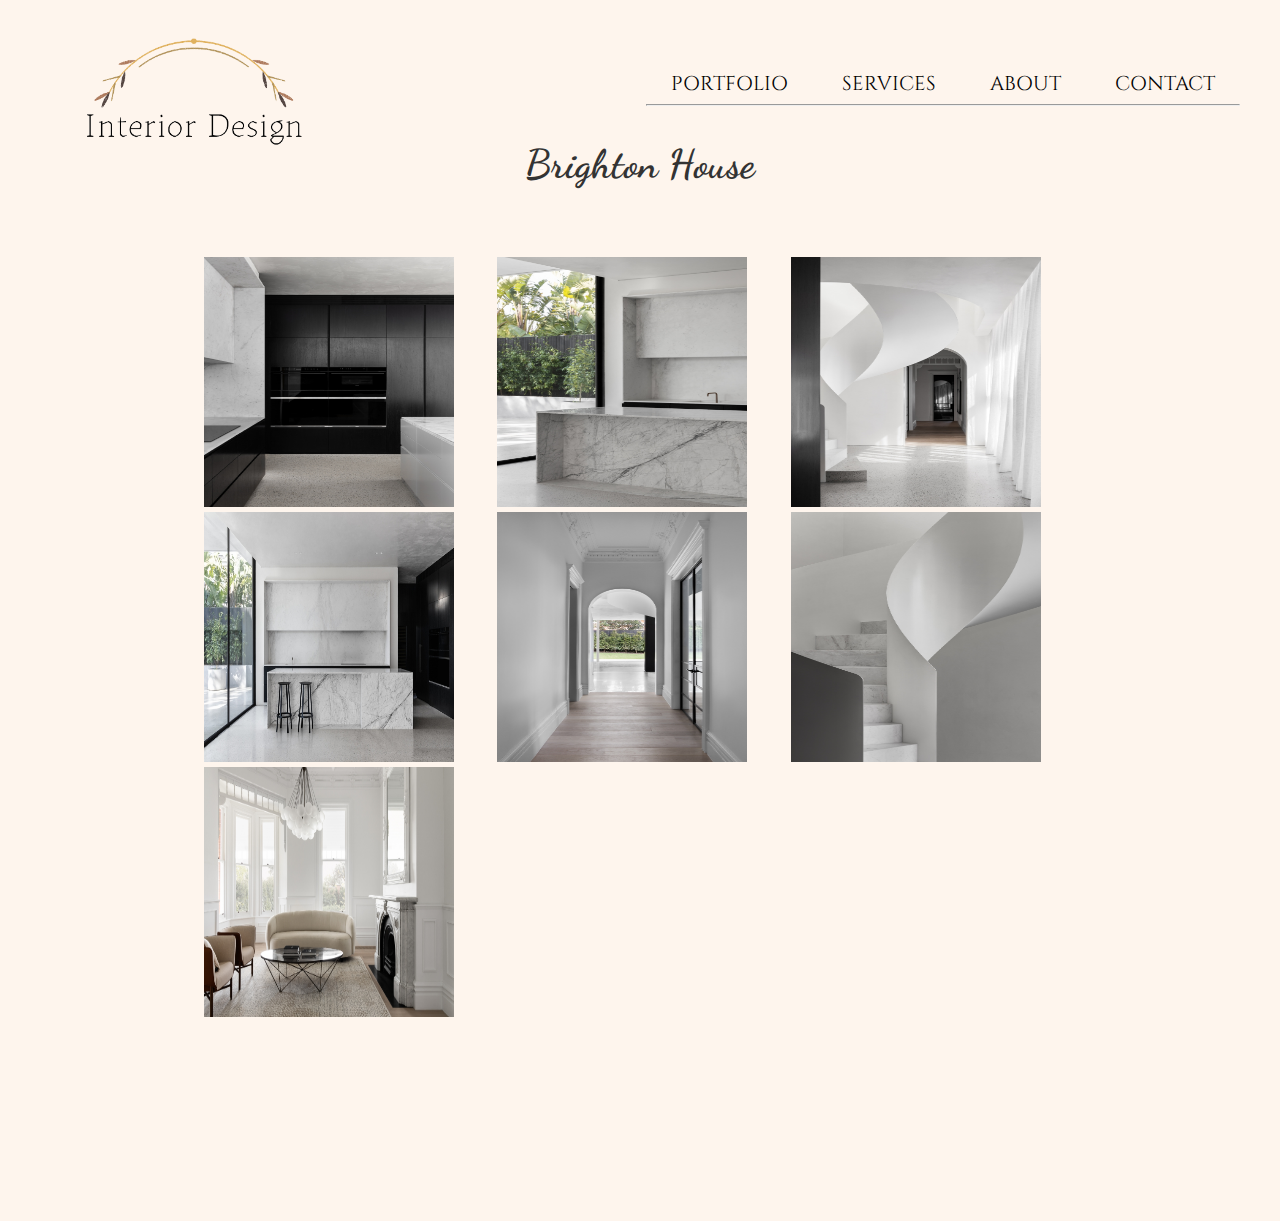
<file: Brighton.html>
<!DOCTYPE html>
<html lang="en">
<head>
    <meta charset="UTF-8">
    <meta name="viewport" content="width=device-width, initial-scale=1, shrink-to-fit=no">
    <meta name="viewport" content="initial-scale=1">
    <link rel="stylesheet" href="webpf.css">
    <link rel="shortcut icon" href="img/logo.png" type="image/png">
    <link rel="preconnect" href="https://fonts.googleapis.com/">
    <link rel="preconnect" href="https://fonts.gstatic.com/" crossorigin="">
    <link href="https://fonts.googleapis.com/css2?family=Cinzel&family=Dancing+Script:wght@600&family=Unna&display=swap" rel="stylesheet">
    <title>Brighton House</title>


</head>
<body>
<header class="header">
    <div class="container">
        <div class="header__inner">
            <div class="logo">
                <a href="index.html">
                    <img src="imgpf/logo.png" alt="">
                </a>
            </div>
            <nav class="nav">
                <a class="nav__link" href="portfolio1.html">PORTFOLIO</a>
                <a class="nav__link" href="services.html">SERVICES</a>
                <a class="nav__link" href="index.html#story">ABOUT</a>
                <a class="nav__link" href="contacts.html">CONTACT</a>
                <hr>
            </nav>
        </div>
    </div>
</header>
<div class="name">
    <h1>Brighton House</h1>
</div>
<div class="row">
    <div class="column">
        <img src="imgpf/Brighton-1.jpg" alt="" class="image">
        <img src="imgpf/Brighton-2.jpg" alt="" class="image">
        <img src="imgpf/Brighton-7.jpg" alt="" class="image">
    </div>
    <div class="column">
        <img src="imgpf/Brighton-3.jpg" alt="" class="image">
        <img src="imgpf/Brighton-5.jpg" alt="" class="image">
    </div>
    <div class="column">
        <img src="imgpf/Brighton-4.jpg" alt="" class="image">
        <img src="imgpf/Brighton-6.jpg" alt="" class="image">

    </div>
</div>
</body>
</html>
</file>
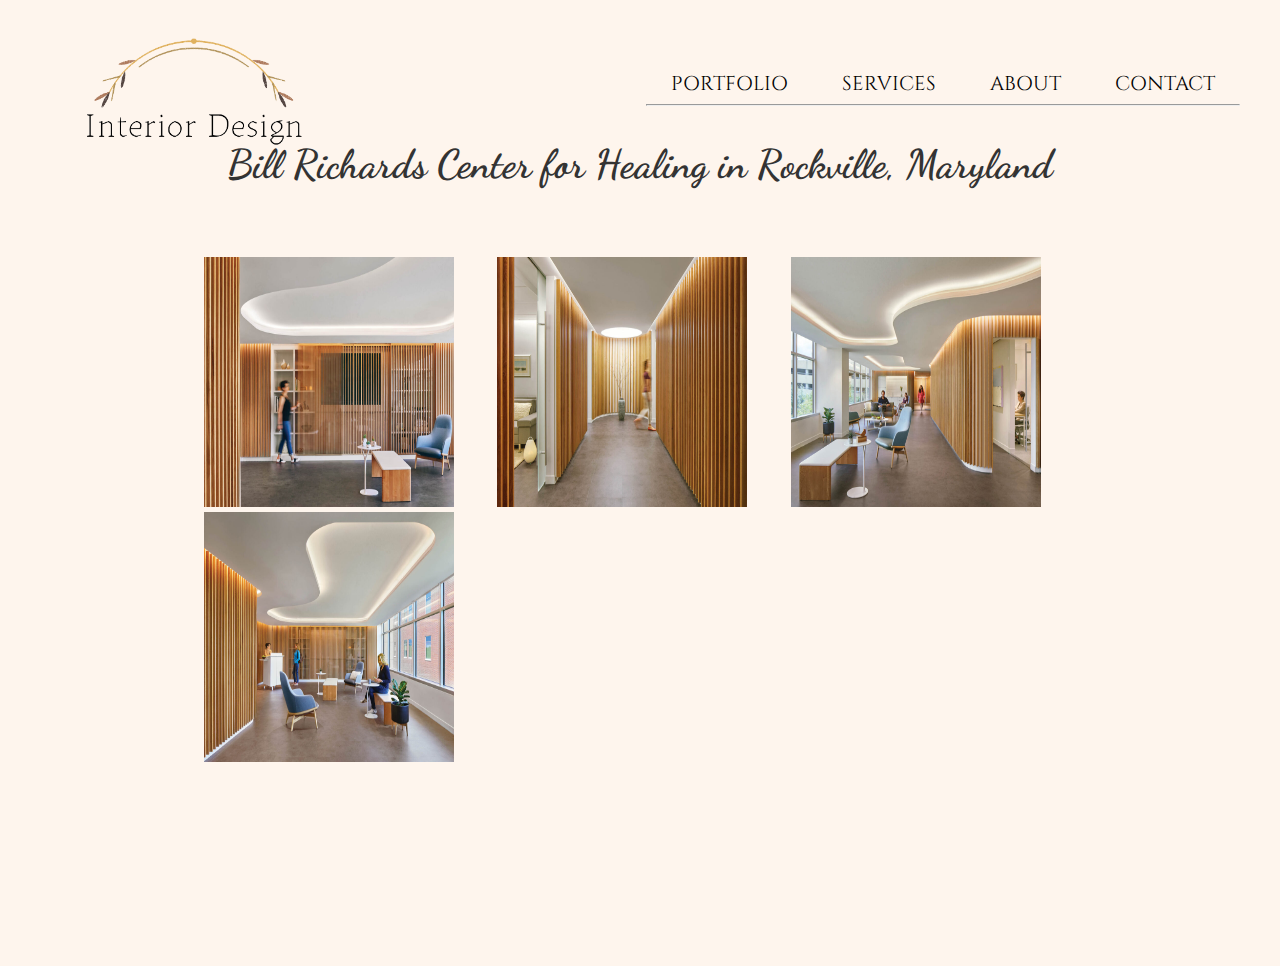
<file: Center for healing.html>
<!DOCTYPE html>
<html lang="en">
<head>
    <meta charset="UTF-8">
    <meta name="viewport" content="width=device-width, initial-scale=1, shrink-to-fit=no">
    <meta name="viewport" content="initial-scale=1">
    <link rel="stylesheet" href="webpf.css">
    <link rel="shortcut icon" href="img/logo.png" type="image/png">
    <link rel="preconnect" href="https://fonts.googleapis.com/">
    <link rel="preconnect" href="https://fonts.gstatic.com/" crossorigin="">
    <link href="https://fonts.googleapis.com/css2?family=Cinzel&family=Dancing+Script:wght@600&family=Unna&display=swap" rel="stylesheet">
    <title>Center for Healing</title>


</head>
<body>
<header class="header">
    <div class="container">
        <div class="header__inner">
            <div class="logo">
                <a href="index.html">
                    <img src="imgpf/logo.png" alt="">
                </a>
            </div>
            <nav class="nav">
                <a class="nav__link" href="portfolio1.html">PORTFOLIO</a>
                <a class="nav__link" href="services.html">SERVICES</a>
                <a class="nav__link" href="index.html#story">ABOUT</a>
                <a class="nav__link" href="contacts.html">CONTACT</a>
                <hr>
            </nav>
        </div>
    </div>
</header>
<div class="name">
 <h1>Bill Richards Center for Healing in Rockville, Maryland</h1>
</div>
<div class="row">
    <div class="column">
        <img src="imgpf/Center-for-Healing-1.jpg" alt="" class="image">
        <img src="imgpf/Center-for-Healing-2.jpg" alt="" class="image">
    </div>
    <div class="column">
        <img src="imgpf/Center-for-Healing-3.jpg" alt="" class="image">
    </div>
    <div class="column">
        <img src="imgpf/Center-for-Healing-4.jpg" alt="" class="image">
    </div>
</div>
</body>
</html>
</file>
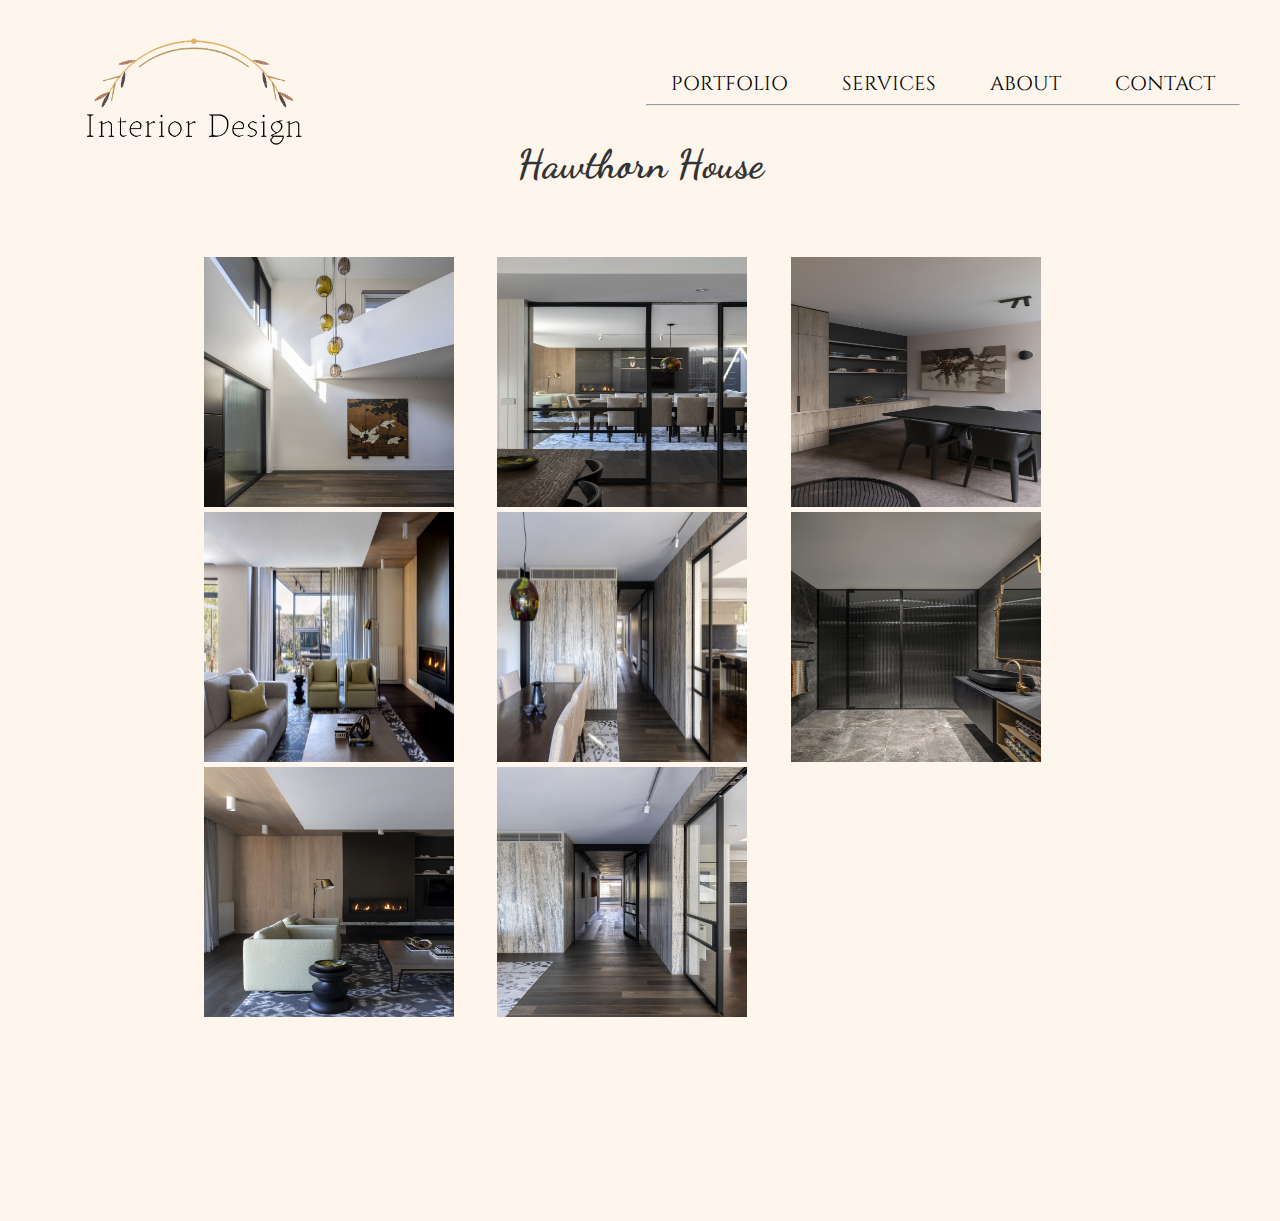
<file: Hawthorn.html>
<!DOCTYPE html>
<html lang="en">
<head>
    <meta charset="UTF-8">
    <meta name="viewport" content="width=device-width, initial-scale=1, shrink-to-fit=no">
    <meta name="viewport" content="initial-scale=1">
    <link rel="stylesheet" href="webpf.css">
    <link rel="shortcut icon" href="img/logo.png" type="image/png">
    <link rel="preconnect" href="https://fonts.googleapis.com/">
    <link rel="preconnect" href="https://fonts.gstatic.com/" crossorigin="">
    <link href="https://fonts.googleapis.com/css2?family=Cinzel&family=Dancing+Script:wght@600&family=Unna&display=swap" rel="stylesheet">
    <title>Hawthorn House</title>


</head>
<body>
<header class="header">
    <div class="container">
        <div class="header__inner">
            <div class="logo">
                <a href="index.html">
                    <img src="imgpf/logo.png" alt="">
                </a>
            </div>
            <nav class="nav">
                <a class="nav__link" href="portfolio1.html">PORTFOLIO</a>
                <a class="nav__link" href="services.html">SERVICES</a>
                <a class="nav__link" href="index.html#story">ABOUT</a>
                <a class="nav__link" href="contacts.html">CONTACT</a>
                <hr>
            </nav>
        </div>
    </div>
</header>
<div class="name">
    <h1>Hawthorn House</h1>
</div>
<div class="row">
    <div class="column">
        <img src="imgpf/Hawthorn-1.jpg" alt="" class="image">
        <img src="imgpf/Hawthorn-2.jpg" alt="" class="image">
        <img src="imgpf/Hawthorn-3.jpg" alt="" class="image">
    </div>
    <div class="column">
        <img src="imgpf/Hawthorn-4.jpg" alt="" class="image">
        <img src="imgpf/Hawthorn-5.jpg" alt="" class="image">
        <img src="imgpf/Hawthorn-6.jpg" alt="" class="image">
    </div>
    <div class="column">
        <img src="imgpf/Hawthorn-7.jpg" alt="" class="image">
        <img src="imgpf/Hawthorn-8.jpg" alt="" class="image">

    </div>
</div>
</body>
</html>
</file>
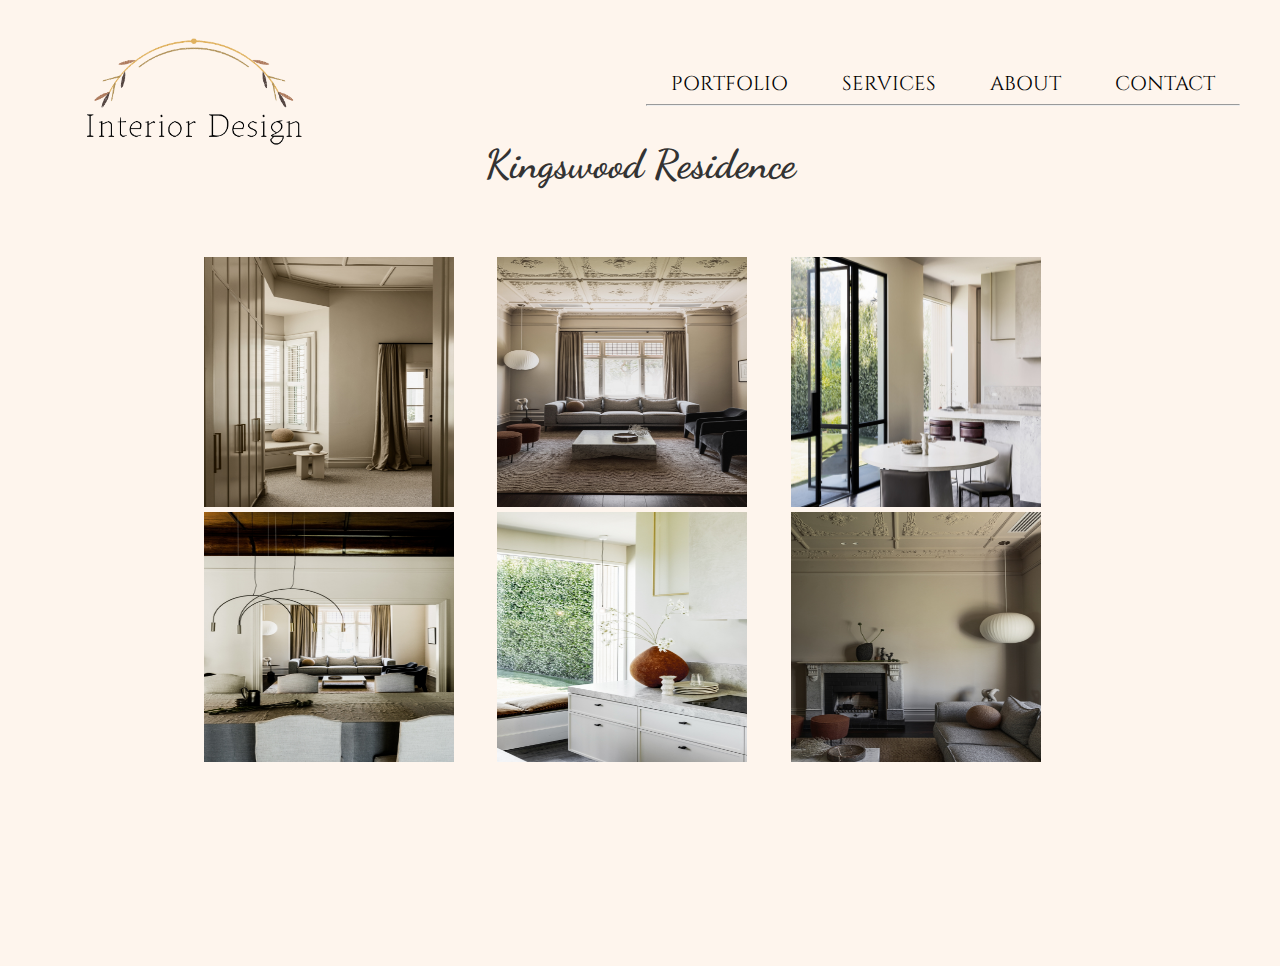
<file: Kingswood.html>
<!DOCTYPE html>
<html lang="en">
<head>
    <meta charset="UTF-8">
    <meta name="viewport" content="width=device-width, initial-scale=1, shrink-to-fit=no">
    <meta name="viewport" content="initial-scale=1">
    <link rel="stylesheet" href="webpf.css">
    <link rel="shortcut icon" href="img/logo.png" type="image/png">
    <link rel="preconnect" href="https://fonts.googleapis.com/">
    <link rel="preconnect" href="https://fonts.gstatic.com/" crossorigin="">
    <link href="https://fonts.googleapis.com/css2?family=Cinzel&family=Dancing+Script:wght@600&family=Unna&display=swap" rel="stylesheet">
    <title>Kingswood Residence</title>


</head>
<body>
<header class="header">
    <div class="container">
        <div class="header__inner">
            <div class="logo">
                <a href="index.html">
                    <img src="imgpf/logo.png" alt="">
                </a>
            </div>
            <nav class="nav">
                <a class="nav__link" href="portfolio1.html">PORTFOLIO</a>
                <a class="nav__link" href="services.html">SERVICES</a>
                <a class="nav__link" href="index.html#story">ABOUT</a>
                <a class="nav__link" href="contacts.html">CONTACT</a>
                <hr>
            </nav>
        </div>
    </div>
</header>
<div class="name">
    <h1>Kingswood Residence</h1>
</div>
<div class="row">
    <div class="column">
        <img src="imgpf/Kingswood-1.jpeg" alt="" class="image">
        <img src="imgpf/Kingswood-2.jpeg" alt="" class="image">
    </div>
    <div class="column">
        <img src="imgpf/Kingswood-3.jpeg" alt="" class="image">
        <img src="imgpf/Kingswood-4.jpeg" alt="" class="image">
    </div>
    <div class="column">
        <img src="imgpf/Kingswood-5.jpeg" alt="" class="image">
        <img src="imgpf/Kingswood-6.jpeg" alt="" class="image">

    </div>
</div>
</body>
</html>
</file>
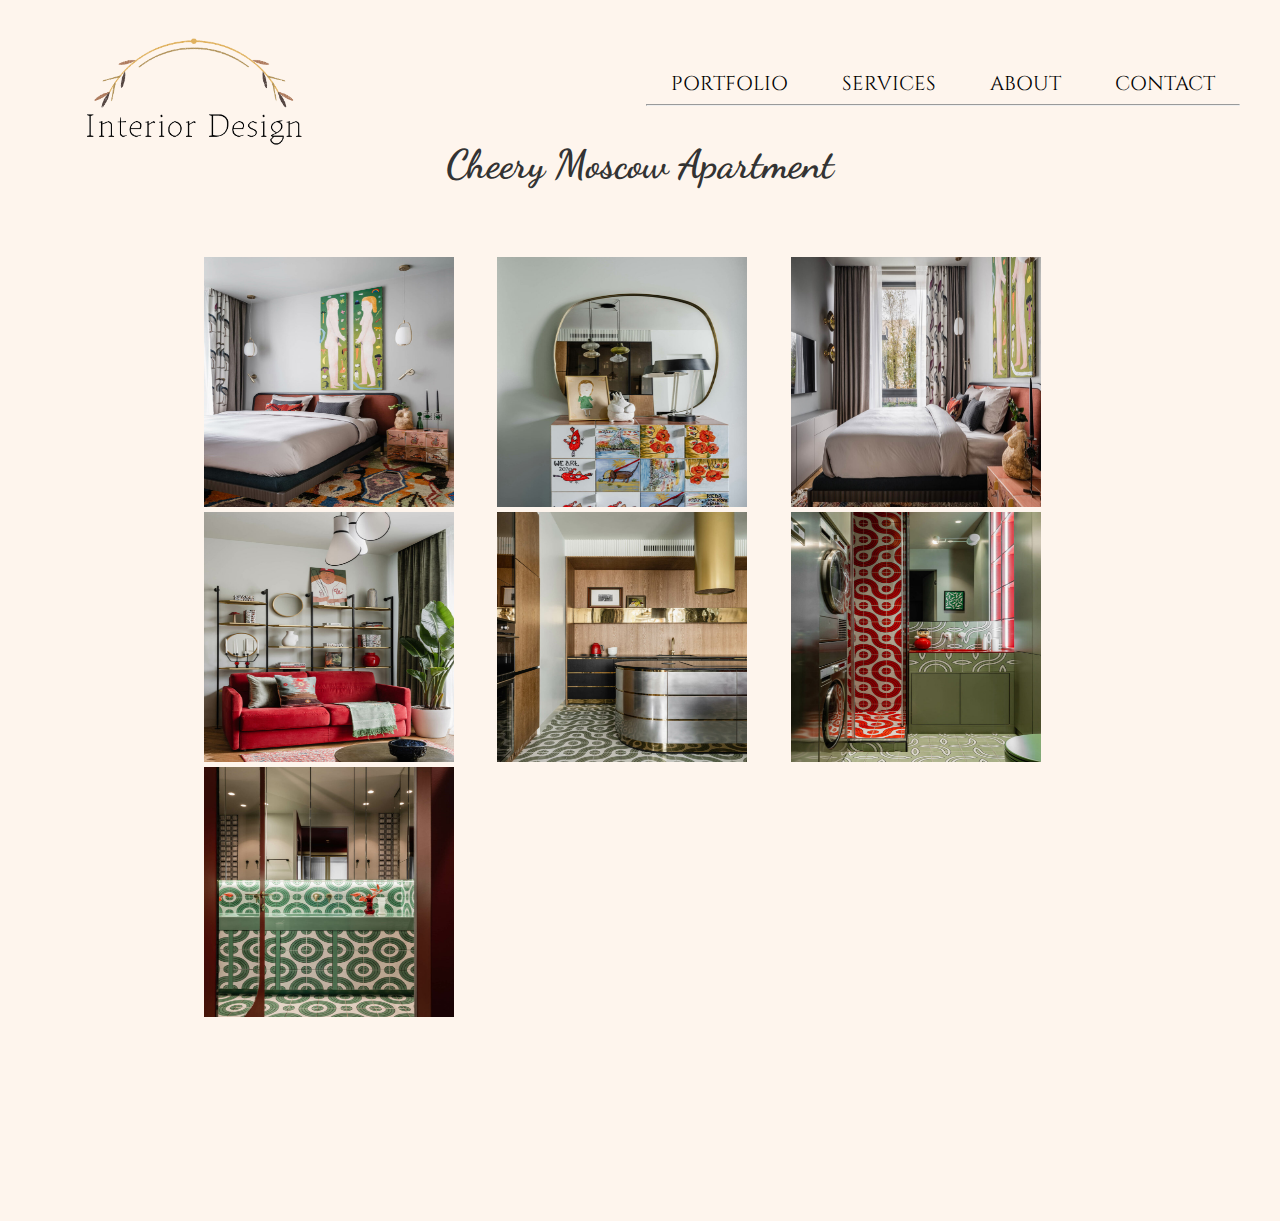
<file: Moscow.html>
<!DOCTYPE html>
<html lang="en">
<head>
    <meta charset="UTF-8">
    <meta name="viewport" content="width=device-width, initial-scale=1, shrink-to-fit=no">
    <meta name="viewport" content="initial-scale=1">
    <link rel="stylesheet" href="webpf.css">
    <link rel="shortcut icon" href="img/logo.png" type="image/png">
    <link rel="preconnect" href="https://fonts.googleapis.com/">
    <link rel="preconnect" href="https://fonts.gstatic.com/" crossorigin="">
    <link href="https://fonts.googleapis.com/css2?family=Cinzel&family=Dancing+Script:wght@600&family=Unna&display=swap" rel="stylesheet">
    <title>Cheery Moscow Apartment</title>


</head>
<body>
<header class="header">
    <div class="container">
        <div class="header__inner">
            <div class="logo">
                <a href="index.html">
                    <img src="imgpf/logo.png" alt="">
                </a>
            </div>
            <nav class="nav">
                <a class="nav__link" href="portfolio1.html">PORTFOLIO</a>
                <a class="nav__link" href="services.html">SERVICES</a>
                <a class="nav__link" href="index.html#story">ABOUT</a>
                <a class="nav__link" href="contacts.html">CONTACT</a>
                <hr>
            </nav>
        </div>
    </div>
</header>
<div class="name">
    <h1>Cheery Moscow Apartment</h1>
</div>
<div class="row">
    <div class="column">
        <img src="imgpf/Moscow-1.jpg" alt="" class="image">
        <img src="imgpf/Moscow-4.jpg" alt="" class="image">
        <img src="imgpf/Moscow-3.jpg" alt="" class="image">
    </div>
    <div class="column">
        <img src="imgpf/Moscow-6.jpg" alt="" class="image">
        <img src="imgpf/Moscow-5.jpg" alt="" class="image">
    </div>
    <div class="column">
        <img src="imgpf/Moscow-2.jpg" alt="" class="image">
        <img src="imgpf/Moscow-7.jpg" alt="" class="image">
    </div>
</div>
</body>
</html>
</file>
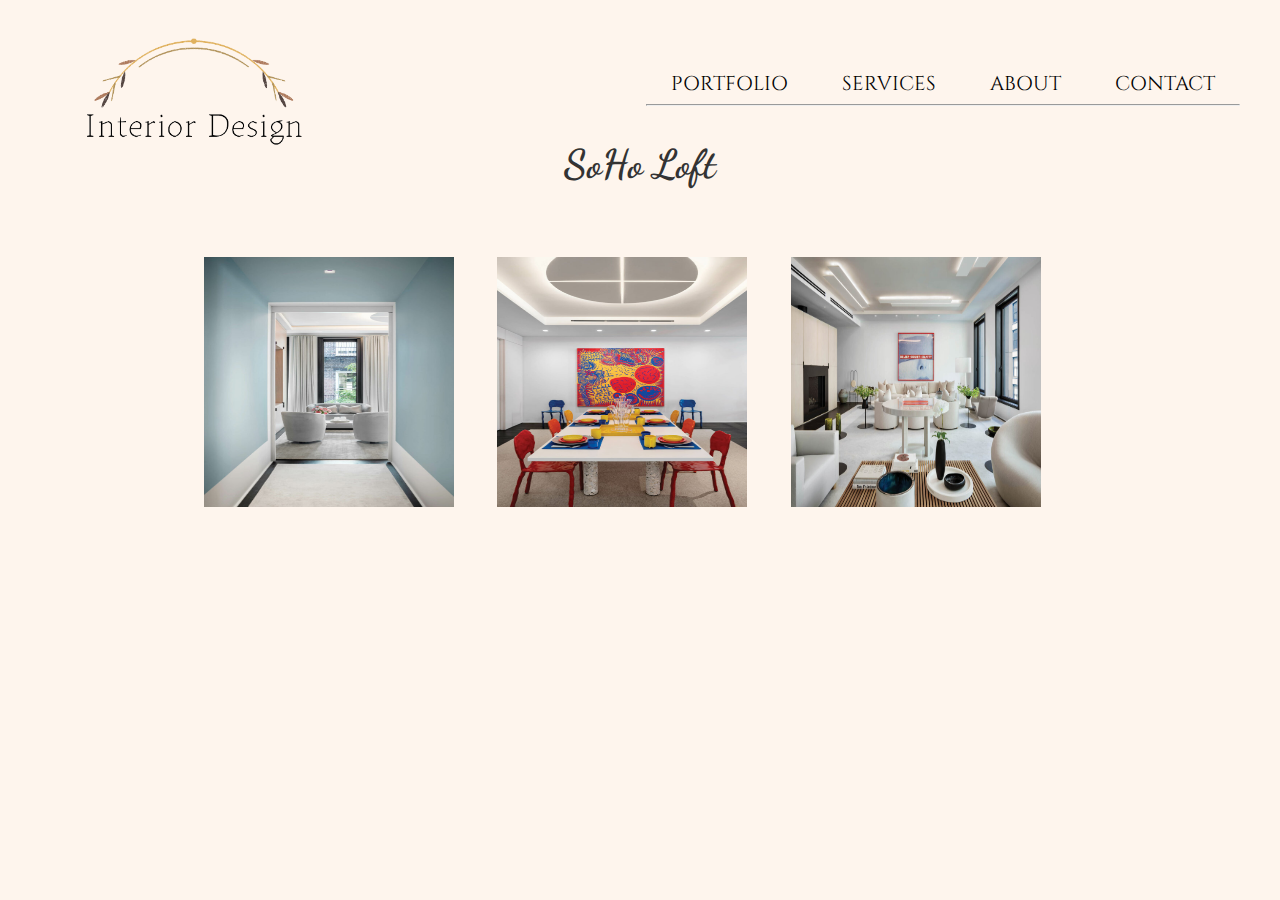
<file: New York.html>
<!DOCTYPE html>
<html lang="en">
<head>
    <meta charset="UTF-8">
    <meta name="viewport" content="width=device-width, initial-scale=1, shrink-to-fit=no">
    <meta name="viewport" content="initial-scale=1">
    <link rel="stylesheet" href="webpf.css">
    <link rel="shortcut icon" href="img/logo.png" type="image/png">
    <link rel="preconnect" href="https://fonts.googleapis.com/">
    <link rel="preconnect" href="https://fonts.gstatic.com/" crossorigin="">
    <link href="https://fonts.googleapis.com/css2?family=Cinzel&family=Dancing+Script:wght@600&family=Unna&display=swap" rel="stylesheet">
    <title>SoHo Loft</title>


</head>
<body>
<header class="header">
    <div class="container">
        <div class="header__inner">
            <div class="logo">
                <a href="index.html">
                    <img src="imgpf/logo.png" alt="">
                </a>
            </div>
            <nav class="nav">
                <a class="nav__link" href="portfolio1.html">PORTFOLIO</a>
                <a class="nav__link" href="services.html">SERVICES</a>
                <a class="nav__link" href="index.html#story">ABOUT</a>
                <a class="nav__link" href="contacts.html">CONTACT</a>
                <hr>
            </nav>
        </div>
    </div>
</header>
<div class="name">
    <h1>SoHo Loft</h1>
</div>
<div class="row">
    <div class="column">
        <img src="imgpf/Interior-Design-Shelton-Mindel-New-York-1.jpg" alt="" class="image">
    </div>
    <div class="column">
        <img src="imgpf/Interior-Design-Shelton-Mindel-New-York-2.jpg" alt="" class="image">
    </div>
    <div class="column">
        <img src="imgpf/Interior-Design-Shelton-Mindel-New-York-3.jpg" alt="" class="image">
    </div>
</div>
</body>
</html>
</file>
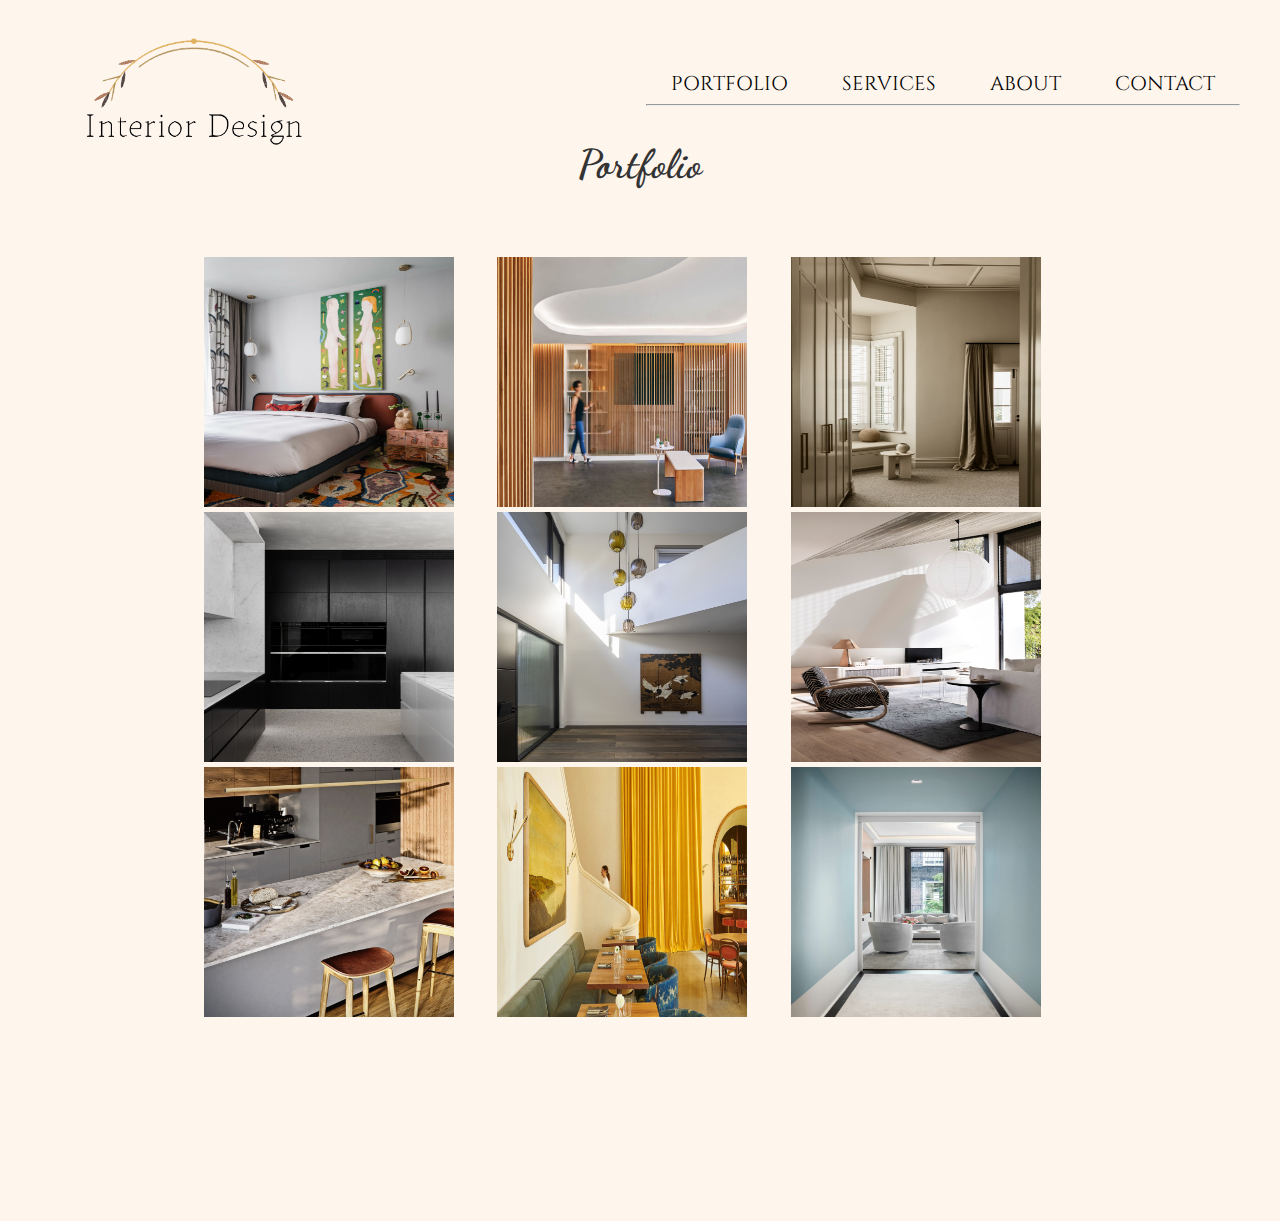
<file: portfolio1.html>
<!DOCTYPE html>
<html lang="en">
<head>
    <meta charset="UTF-8">
    <meta name="viewport" content="width=device-width, initial-scale=1, shrink-to-fit=no">
    <meta name="viewport" content="initial-scale=1">
    <link rel="stylesheet" href="webpf.css">
    <link rel="shortcut icon" href="img/logo.png" type="image/png">
    <link rel="preconnect" href="https://fonts.googleapis.com/">
    <link rel="preconnect" href="https://fonts.gstatic.com/" crossorigin="">
    <link href="https://fonts.googleapis.com/css2?family=Cinzel&family=Dancing+Script:wght@600&family=Unna&display=swap" rel="stylesheet">
    <title>Portfolio</title>


</head>
<body>
<header class="header">
    <div class="container">
        <div class="header__inner">
            <div class="logo">
                <a href="index.html">
                    <img src="imgpf/logo.png" alt="">
                </a>
            </div>
            <nav class="nav">
                <a class="nav__link" href="portfolio1.html">PORTFOLIO</a>
                <a class="nav__link" href="services.html">SERVICES</a>
                <a class="nav__link" href="index.html#story">ABOUT</a>
                <a class="nav__link" href="contacts.html">CONTACT</a>
                <hr>
            </nav>
        </div>
    </div>
</header>
<div class="name">
    <h1>Portfolio</h1>
</div>
<div class="row">
    <div class="column">
        <div class="container">
            <a href="Moscow.html">
            <img src="imgpf/Moscow-1.jpg" alt="" class="image">
            <div class="overlay">
                <div class="text">Cheery Moscow Apartment</div>
            </div>
            </a>
        </div>
        <div class="container">
            <a href="Brighton.html">
            <img src="imgpf/Brighton-1.jpg" alt="" class="image">
            <div class="overlay">
                <div class="text">Brighton House</div>
            </div>
            </a>
        </div>
        <div class="container">
            <a href="Preston.html">
            <img src="imgpf/Preston-1.jpeg" alt="" class="image">
            <div class="overlay">
                <div class="text">Preston Townhouse</div>
            </div>
            </a>
        </div>
    </div>
    <div class="column">
        <div class="container">
            <a href="Center%20for%20healing.html">
            <img src="imgpf/Center-for-Healing-1.jpg" alt="" class="image">
            <div class="overlay">
                <div class="text">Bill Richards Center for Healing in Rockville, Maryland</div>
            </div>
            </a>
        </div>
        <div class="container">
            <a href="Hawthorn.html">
            <img src="imgpf/Hawthorn-1.jpg" alt="" class="image">
            <div class="overlay">
                <div class="text">Hawthorn House</div>
            </div>
            </a>
        </div>
        <div class="container">
            <a href="Vakili.html">
            <img src="imgpf/Interior-Design-Commune-Forough-Vakili-1.jpg" alt="" class="image">
            <div class="overlay">
                <div class="text">New Restaurant from a Chef’s Memories in Atlanta</div>
            </div>
            </a>
        </div>
    </div>
    <div class="column">
        <div class="container">
            <a href="Kingswood.html">
            <img src="imgpf/Kingswood-1.jpeg" alt="" class="image">
            <div class="overlay">
                <div class="text">Kingswood Residence</div>
            </div>
            </a>
        </div>
        <div class="container">
            <a href="Triplex.html">
            <img src="imgpf/Triplex-1.jpg" alt="" class="image">
            <div class="overlay">
                <div class="text">Triplex Apartment</div>
            </div>
            </a>
        </div>
        <div class="container">
            <a href="New%20York.html">
            <img src="imgpf/Interior-Design-Shelton-Mindel-New-York-1.jpg" alt="" class="image">
            <div class="overlay">
                <div class="text">SoHo Loft, New York</div>
            </div>
            </a>
        </div>
    </div>
</div>
</body>
</html>
</file>
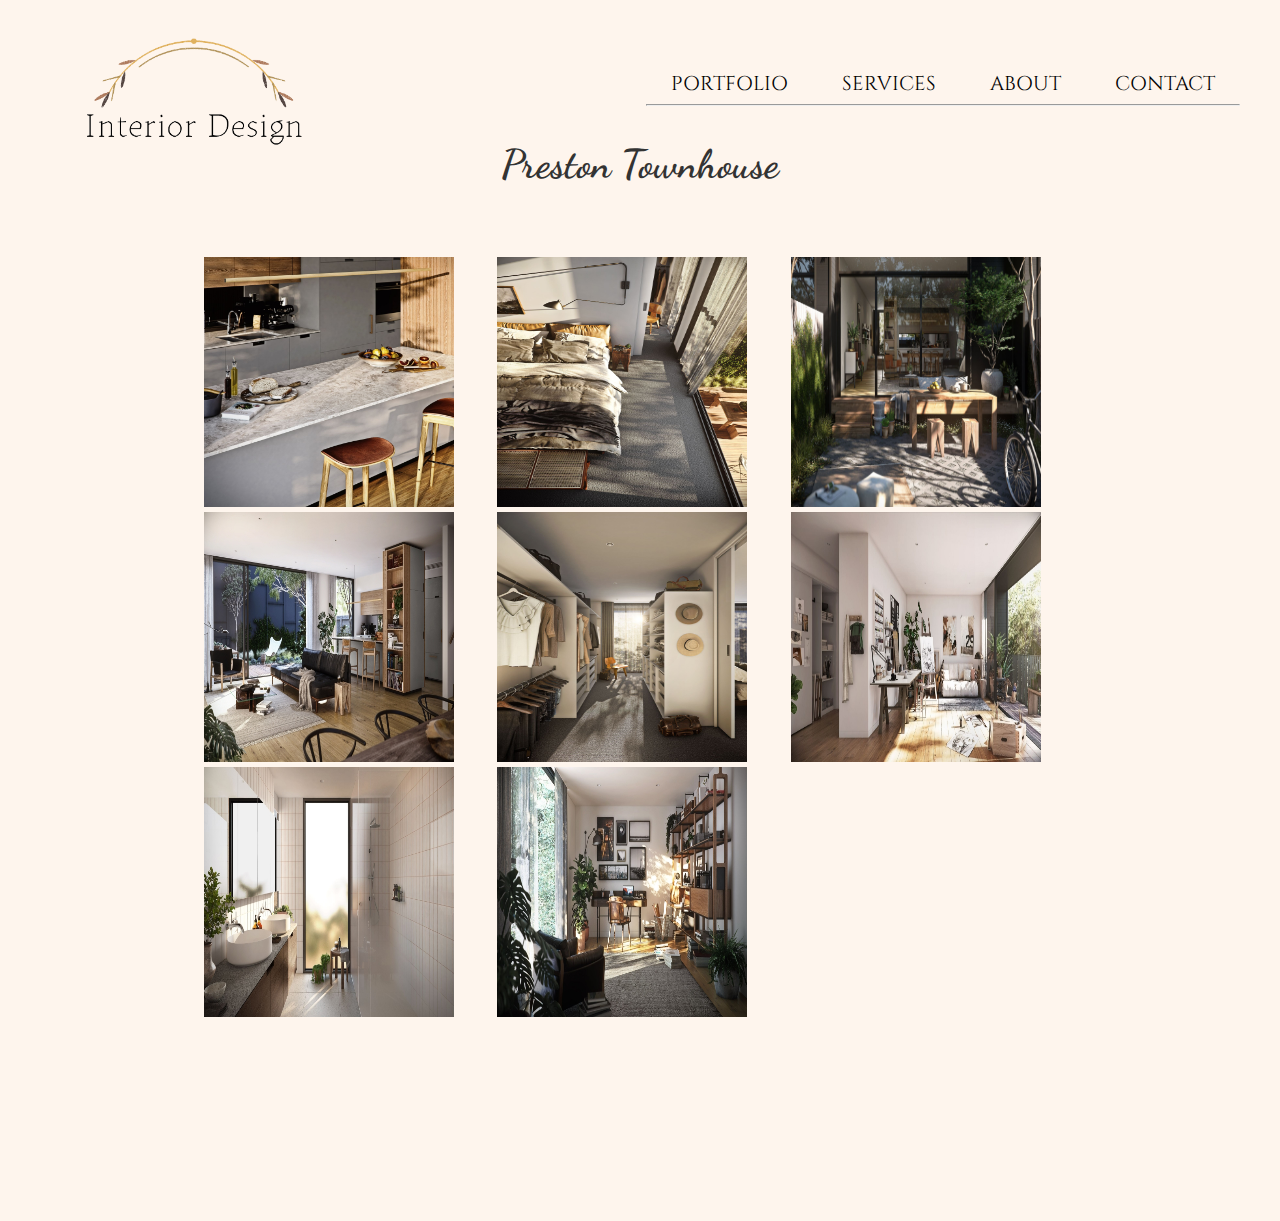
<file: Preston.html>
<!DOCTYPE html>
<html lang="en">
<head>
    <meta charset="UTF-8">
    <meta name="viewport" content="width=device-width, initial-scale=1, shrink-to-fit=no">
    <meta name="viewport" content="initial-scale=1">
    <link rel="stylesheet" href="webpf.css">
    <link rel="shortcut icon" href="img/logo.png" type="image/png">
    <link rel="preconnect" href="https://fonts.googleapis.com/">
    <link rel="preconnect" href="https://fonts.gstatic.com/" crossorigin="">
    <link href="https://fonts.googleapis.com/css2?family=Cinzel&family=Dancing+Script:wght@600&family=Unna&display=swap" rel="stylesheet">
    <title>Preston Townhouse</title>


</head>
<body>
<header class="header">
    <div class="container">
        <div class="header__inner">
            <div class="logo">
                <a href="index.html">
                    <img src="imgpf/logo.png" alt="">
                </a>
            </div>
            <nav class="nav">
                <a class="nav__link" href="portfolio1.html">PORTFOLIO</a>
                <a class="nav__link" href="services.html">SERVICES</a>
                <a class="nav__link" href="index.html#story">ABOUT</a>
                <a class="nav__link" href="contacts.html">CONTACT</a>
                <hr>
            </nav>
        </div>
    </div>
</header>
<div class="name">
    <h1>Preston Townhouse</h1>
</div>
<div class="row">
    <div class="column">
        <img src="imgpf/Preston-1.jpeg" alt="" class="image">
        <img src="imgpf/Preston-2.jpeg" alt="" class="image">
        <img src="imgpf/Preston-3.jpeg" alt="" class="image">
    </div>
    <div class="column">
        <img src="imgpf/Preston-4.jpeg" alt="" class="image">
        <img src="imgpf/Preston-5.jpeg" alt="" class="image">
        <img src="imgpf/Preston-6.jpeg" alt="" class="image">
    </div>
    <div class="column">
        <img src="imgpf/Preston-7.jpeg" alt="" class="image">
        <img src="imgpf/Preston-8.jpeg" alt="" class="image">

    </div>
</div>
</body>
</html>
</file>
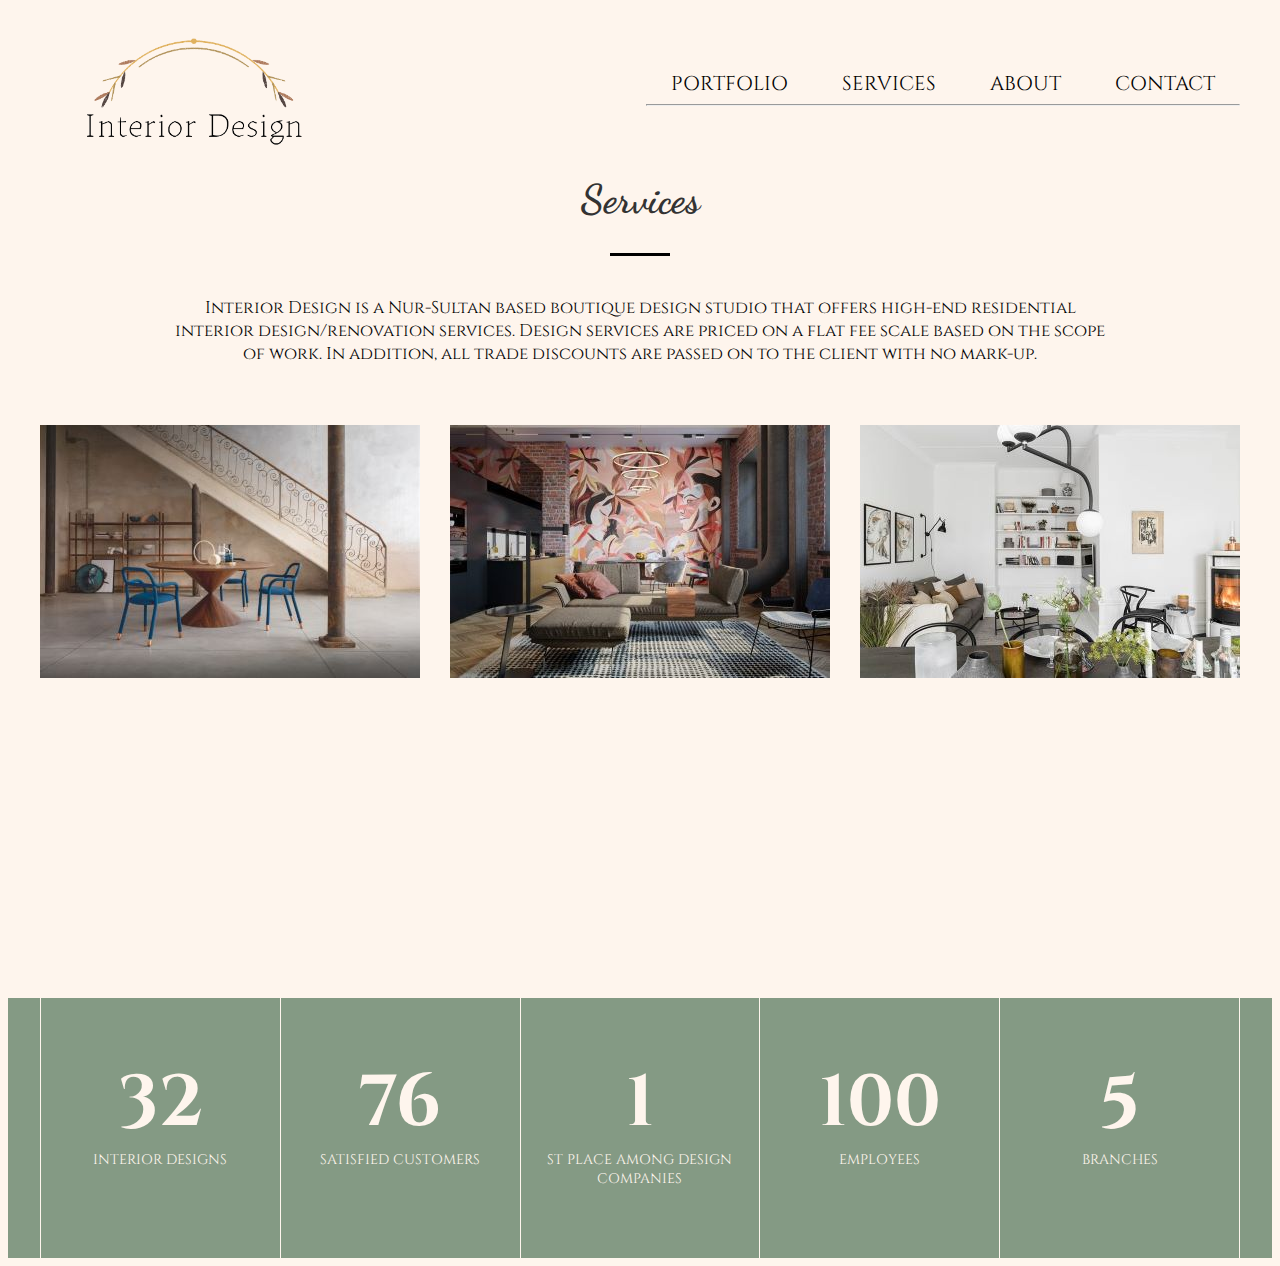
<file: services.html>
<!DOCTYPE html>
<html lang="en">
<head>
    <meta charset="UTF-8">
    <link rel="stylesheet" href="web.css">
    <link rel="preconnect" href="https://fonts.googleapis.com">
    <link rel="preconnect" href="https://fonts.gstatic.com" crossorigin>
    <link href="https://fonts.googleapis.com/css2?family=Cinzel&family=Dancing+Script:wght@600&family=Unna&display=swap" rel="stylesheet">
    <title>Interior Design</title>


</head>
<body>
<header class="header">
    <div class="container">
     <div class="header__inner">
        <div class="logo">
            <a href="index.html">
                <img src="img/logo.png" alt="">
            </a>
        </div>
        <nav class="nav">
            <a class="nav__link" href="portfolio1.html">PORTFOLIO</a>
            <a class="nav__link" href="services.html">SERVICES</a>
            <a class="nav__link" href="index.html#story">ABOUT</a>
            <a class="nav__link" href="contacts.html">CONTACT</a>
            <hr>
        </nav>
     </div>
    </div>
    <section class="section">
    <div class="container">
        <div class="section__header">
            <h2 class="section__title">Services</h2>
            <div class="section__text">
                <br>
                <p> Interior Design is a Nur-Sultan based boutique design studio that offers high-end residential interior design/renovation services. Design services are priced on a flat fee scale based on the scope of work. In addition, all trade discounts are passed on to the client with no mark-up.</p>
            </div>
        </div>
        <div class="about">
            <div class="about__item">
                <div class="about__img">
                    <img src="img/about-1.jpg" alt="">
                </div>
                <div class="about__text">the best designs</div>
            </div>
            <div class="about__item">
                <div class="about__img">
                <img src="img/about-2.jpg" alt="">
            </div>
                <div class="about__text">professional team</div>
            </div>
            <div class="about__item">
                <div class="about__img">
                <img src="img/about-3.jpg" alt="">
            </div>
                <div class="about__text">fast work</div>
            </div>
        </div>
    </div>
    </section>
</header>
<div class="intro">
   <div class="container">

   </div>
</div>
<div class="statistics">
    <div class="container">

        <div class="stat">
            <div class="stat__item">
                <div class="stat__count">32</div>
                <div class="stat__text">interior designs</div>
            </div>
            <div class="stat__item">
                <div class="stat__count">76</div>
                <div class="stat__text">satisfied customers</div>
            </div>
            <div class="stat__item">
                <div class="stat__count">1</div>
                <div class="stat__text">st place among design companies</div>
            </div>
            <div class="stat__item">
                <div class="stat__count">100</div>
                <div class="stat__text">employees</div>
            </div>
            <div class="stat__item">
                <div class="stat__count">5</div>
                <div class="stat__text">branches</div>
            </div>

        </div>

    </div>
</div>




</body>
</html>
</file>
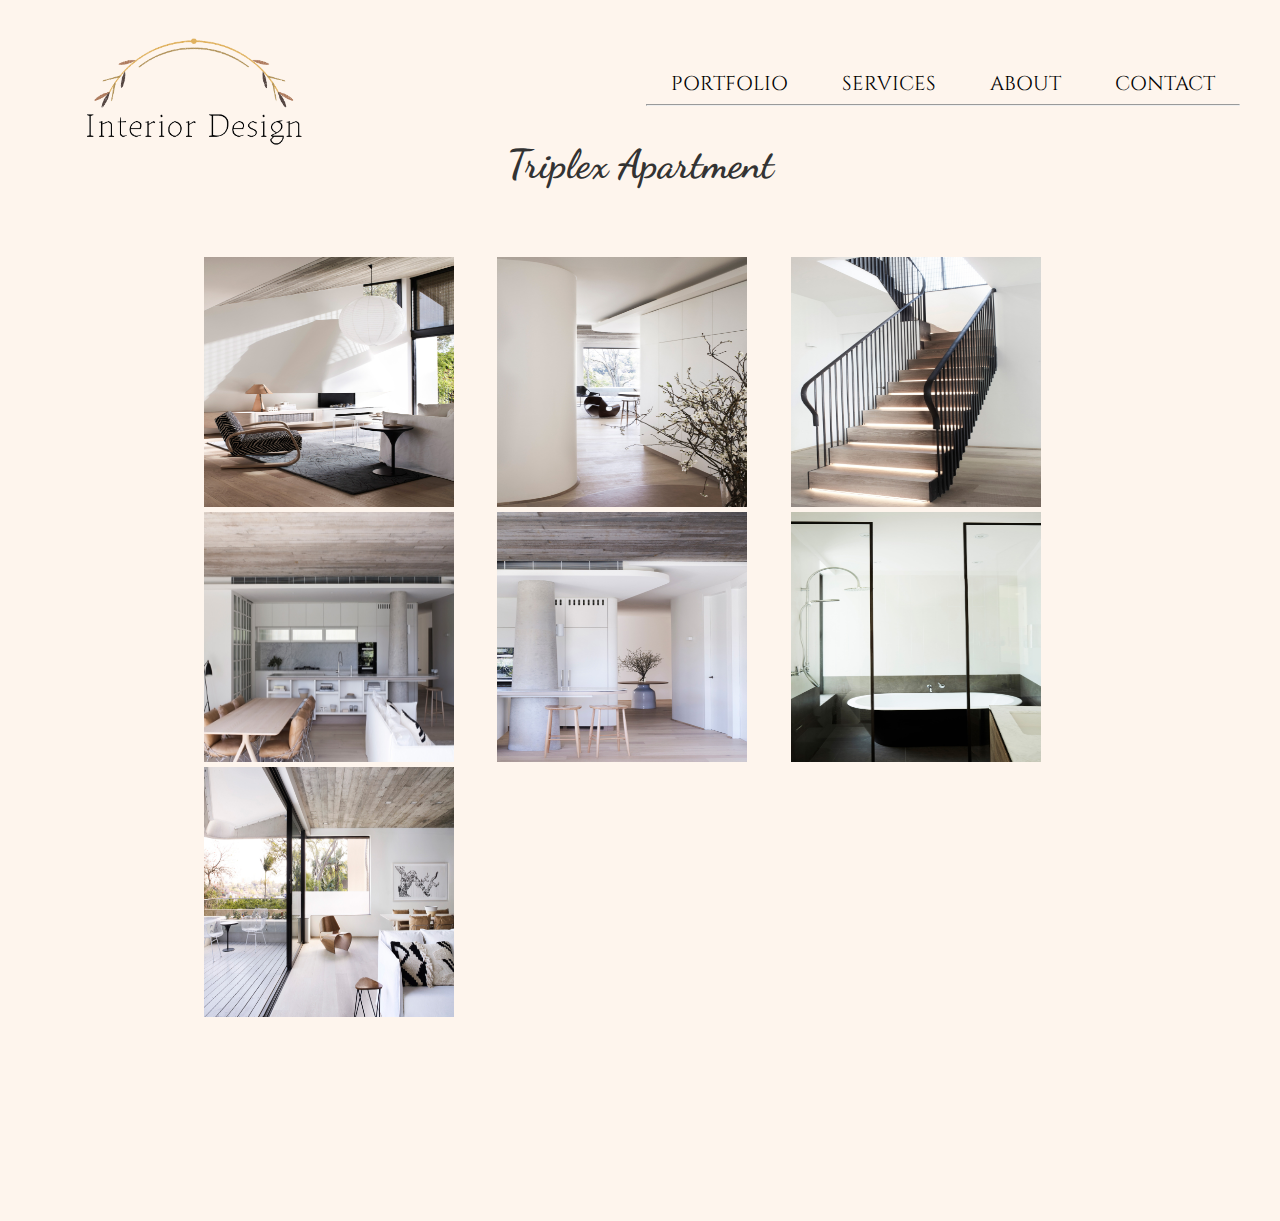
<file: Triplex.html>
<!DOCTYPE html>
<html lang="en">
<head>
  <meta charset="UTF-8">
  <meta name="viewport" content="width=device-width, initial-scale=1, shrink-to-fit=no">
  <meta name="viewport" content="initial-scale=1">
  <link rel="stylesheet" href="webpf.css">
  <link rel="shortcut icon" href="img/logo.png" type="image/png">
  <link rel="preconnect" href="https://fonts.googleapis.com/">
  <link rel="preconnect" href="https://fonts.gstatic.com/" crossorigin="">
  <link href="https://fonts.googleapis.com/css2?family=Cinzel&family=Dancing+Script:wght@600&family=Unna&display=swap" rel="stylesheet">
  <title>Triplex Apartment</title>


</head>
<body>
<header class="header">
  <div class="container">
    <div class="header__inner">
      <div class="logo">
        <a href="index.html">
          <img src="imgpf/logo.png" alt="">
        </a>
      </div>
      <nav class="nav">
        <a class="nav__link" href="portfolio1.html">PORTFOLIO</a>
        <a class="nav__link" href="services.html">SERVICES</a>
        <a class="nav__link" href="index.html#story">ABOUT</a>
        <a class="nav__link" href="contacts.html">CONTACT</a>
        <hr>
      </nav>
    </div>
  </div>
</header>
<div class="name">
  <h1>Triplex Apartment</h1>
</div>
<div class="row">
  <div class="column">
    <img src="imgpf/Triplex-1.jpg" alt="" class="image">
    <img src="imgpf/Triplex-3.jpg" alt="" class="image">
    <img src="imgpf/Triplex-2.jpg" alt="" class="image">
  </div>
  <div class="column">
    <img src="imgpf/Triplex-5.jpg" alt="" class="image">
    <img src="imgpf/Triplex-4.jpg" alt="" class="image">
  </div>
  <div class="column">
    <img src="imgpf/Triplex-6.jpg" alt="" class="image">
    <img src="imgpf/Triplex-7.jpg" alt="" class="image">

  </div>
</div>
</body>
</html>
</file>
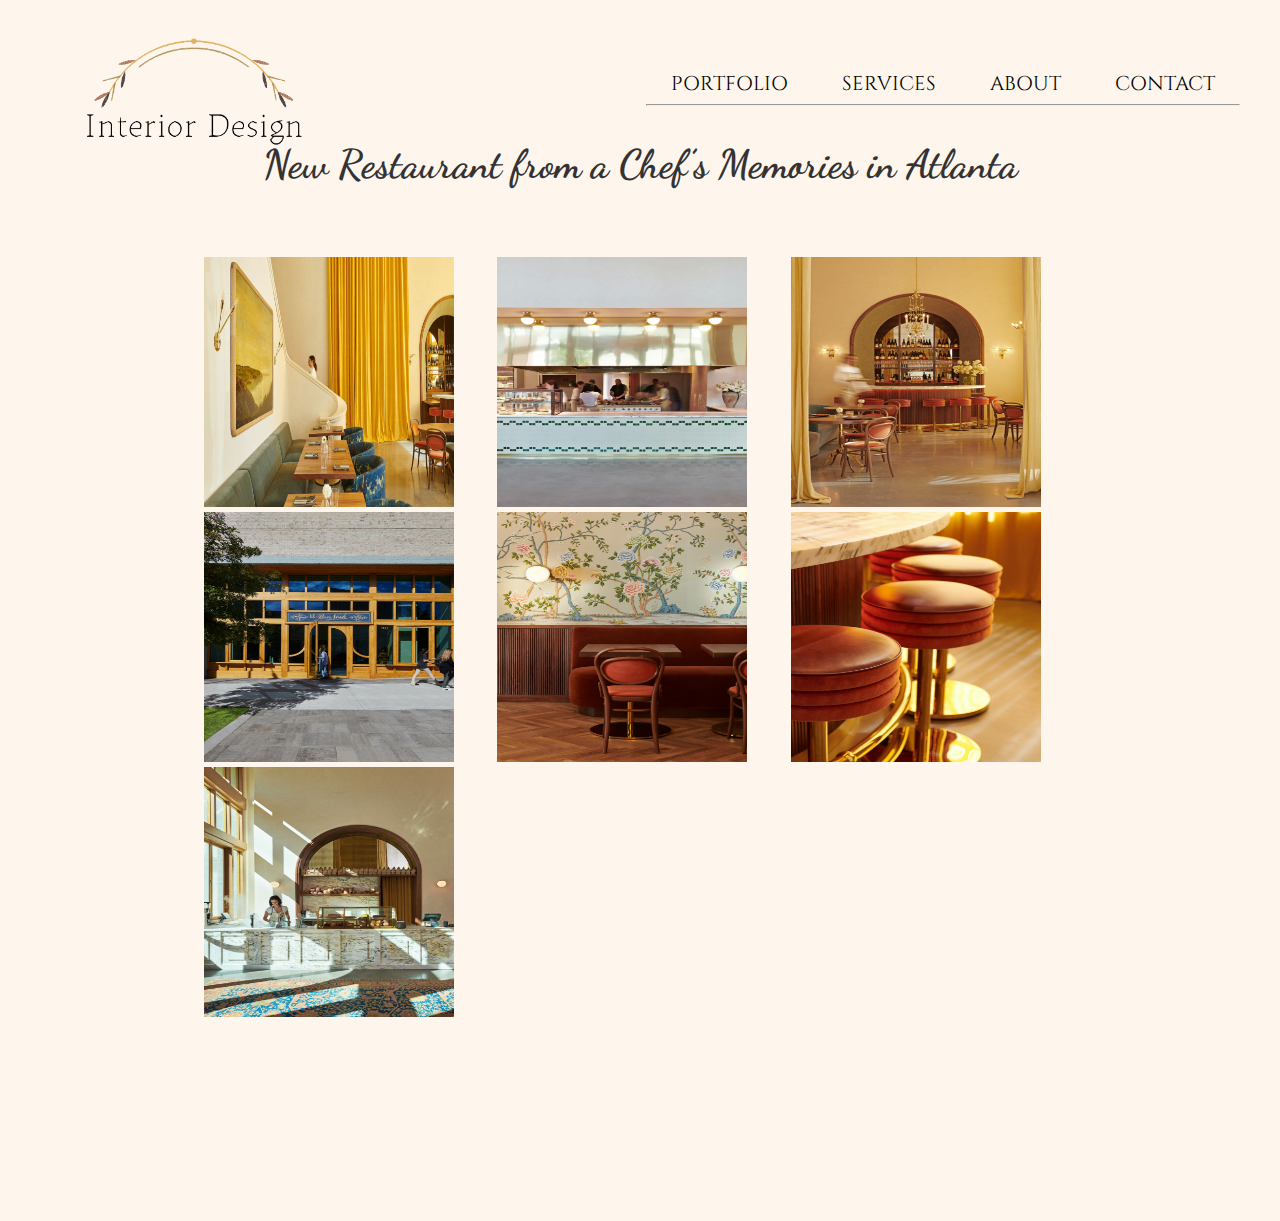
<file: Vakili.html>
<!DOCTYPE html>
<html lang="en">
<head>
    <meta charset="UTF-8">
    <meta name="viewport" content="width=device-width, initial-scale=1, shrink-to-fit=no">
    <meta name="viewport" content="initial-scale=1">
    <link rel="stylesheet" href="webpf.css">
    <link rel="preconnect" href="https://fonts.googleapis.com/">
    <link rel="preconnect" href="https://fonts.gstatic.com/" crossorigin="">
    <link href="https://fonts.googleapis.com/css2?family=Cinzel&family=Dancing+Script:wght@600&family=Unna&display=swap" rel="stylesheet">
    <title>New Restaurant from a Chef’s Memories in Atlanta</title>


</head>
<body>
<header class="header">
    <div class="container">
        <div class="header__inner">
            <div class="logo">
                <a href="index.html">
                    <img src="imgpf/logo.png" alt="">
                </a>
            </div>
            <nav class="nav">
                <a class="nav__link" href="portfolio1.html">PORTFOLIO</a>
                <a class="nav__link" href="services.html">SERVICES</a>
                <a class="nav__link" href="index.html#story">ABOUT</a>
                <a class="nav__link" href="contacts.html">CONTACT</a>
                <hr>
            </nav>
        </div>
    </div>
</header>
<div class="name">
    <h1>New Restaurant from a Chef’s Memories in Atlanta</h1>
</div>
<div class="row">
    <div class="column">
        <img src="imgpf/Interior-Design-Commune-Forough-Vakili-1.jpg" alt="" class="image">
        <img src="imgpf/Interior-Design-Commune-Forough-Vakili-2.jpg" alt="" class="image">
        <img src="imgpf/Interior-Design-Commune-Forough-Vakili-3.jpg" alt="" class="image">
    </div>
    <div class="column">
        <img src="imgpf/Interior-Design-Commune-Forough-Vakili-4.jpg" alt="" class="image">
        <img src="imgpf/Interior-Design-Commune-Forough-Vakili-5.jpg" alt="" class="image">
    </div>
    <div class="column">
        <img src="imgpf/Interior-Design-Commune-Forough-Vakili-6.jpg" alt="" class="image">
        <img src="imgpf/Interior-Design-Commune-Forough-Vakili-7.jpg" alt="" class="image">

    </div>
</div>
</body>
</html>
</file>
<file: webpf.css>
body {
    font-family: 'Cinzel', sans-serif;
    font-size: 15px;
    color: #333;
    background-color: #FEF5ED;
}
*,
*:before,
*:after {
    box-sizing:border-box;
}
h1,h2,h3,h4,h5,h6{
   margin:0;
}
.container {
    width:100%;
    max-width:1200px;
    margin: 0 auto;
}
.intro{
    width: 100%;
    height: 110vh;
    background: #FEF5ED;
    -webkit-background-size: cover;
    background-size: cover;
}

.header {
    width: 100%;
    position: absolute;
    top: 0;
    left: 0;
    right: 0;
    z-index: 1000;
}

.header__inner {
    display: flex;
    justify-content: space-between;

}

.header__inner a{
    font-size: 20px;
}

.logo img {
    width: 300px;
    padding-top: 20px;

}

.nav {
    font-size: 14px;
    text-transform: uppercase;

}

.nav__link {
    display: inline-block;
    vertical-align: top;
    margin: 0 25px;
    color: black;
    text-decoration: none;
    padding-top: 70px;
    transition: color .1s linear;

}
.nav__link:after {
    content: "";
    display: block;
    background-color:#ADC2A9 ;
    opacity: 0;
    position: absolute;
    top: 100%;
    left: 0;
    z-index: 1;
transition: .1s linear;
}

.nav__link:hover {
    color: #ADC2A9;
}
.nav__link:hover:after {
    opacity: 1;
}
.section {
    padding: 0;
}
.section__header {
    width: 100%;
    max-width: 950px;
    margin: 0 auto 40px;
    text-align: center;
}

.section__title {
    font-family: 'Dancing Script', cursive;
    font-size: 40px;
}
.section__title:after {
    content: "";
    display: block;
    width: 60px;
    height: 3px;
    background-color: black;
    margin: 30px auto 0;

}

.section__text {
    color: black;
    font-size: 17px;
}

.about {
    margin-top: 60px;
    display: flex;
    justify-content: space-between;

}

.container {
    position: relative;
    width: 50%;
}

.image {
    display: block;
    width: 250px;
    height: 250px;
}
.overlay {
    position: absolute;
    top: 0;
    bottom: 0;
    left: 0;
    right: 0;
    height: 250px;
    width: 250px;
    opacity: 0;
    transition: .5s ease;
    background-color: #798777;
}

.container:hover .overlay {
    opacity: 0.7;
}

.text {
    color: white;
    font-size: 20px;
    position: absolute;
    top: 50%;
    left: 50%;
    -webkit-transform: translate(-50%, -50%);
    -ms-transform: translate(-50%, -50%);
    transform: translate(-50%, -50%);
    text-align: center;
}
* {
    box-sizing: border-box;
}

body {
    margin: 0;

}

.row {
    display: -ms-flexbox;
    display: flex;
    -ms-flex-wrap: wrap;
    flex-wrap: wrap;
    padding: 200px;
}


.column {
    -ms-flex: 100%;
    flex: 33.3%;
    padding: 4px;
}

.column img {
    margin-top: 5px;
    vertical-align: middle;
}
*,
*:before,
*:after {
    box-sizing:border-box;
}
h1,h2,h3,h4,h5,h6{
    margin:0;
}
.container {
    width:100%;
    max-width:1200px;
    margin: 0 auto;
}
.intro{
    width: 100%;
    height: 110vh;
    background: #FEF5ED;
    -webkit-background-size: cover;
    background-size: cover;
}

.header {
    width: 100%;
    position: absolute;
    top: 0;
    left: 0;
    right: 0;
    z-index: 1000;
}

.header__inner {
    display: flex;
    justify-content: space-between;

}

.header__inner a{
    font-size: 20px;
}

.logo img {
    width: 300px;
    padding-top: 20px;
;

}

.nav {
    font-size: 14px;
    text-transform: uppercase;

}

.nav__link {
    display: inline-block;
    vertical-align: top;
    margin: 0 25px;
    color: black;
    text-decoration: none;
    padding-top: 70px;
    transition: color .1s linear;

}
.nav__link:after {
    content: "";
    display: block;
    background-color:#ADC2A9 ;
    opacity: 0;
    position: absolute;
    top: 100%;
    left: 0;
    z-index: 1;
    transition: .1s linear;
}

.nav__link:hover {
    color: #ADC2A9;
}
.nav__link:hover:after {
    opacity: 1;
}
.section {
    padding: 0;
}
.section__header {
    width: 100%;
    max-width: 950px;
    margin: 0 auto 40px;
    text-align: center;
}

.section__title {
    font-family: 'Dancing Script', cursive;
    font-size: 40px;
}
.section__title:after {
    content: "";
    display: block;
    width: 60px;
    height: 3px;
    background-color: black;
    margin: 30px auto 0;

}

.section__text {
    color: black;
    font-size: 17px;
}

.about {
    margin-top: 60px;
    display: flex;
    justify-content: space-between;

}

.about__item {
    width: 380px;
    position: relative;
    background-color: #CFB784 ;

}
.name {
    text-align: center;
    position: relative;
    top: 140px;
    color: #333333;
    font-family: 'Dancing Script', cursive;
    font-size: 20px;
}
</file>
<file: web.css>
body {
    font-family: 'Cinzel', sans-serif;
    font-size: 15px;
    color: #333;
    background-color: #FEF5ED;
}
*,
*:before,
*:after {
    box-sizing:border-box;
}
h1,h2,h3,h4,h5,h6{
   margin:0;
}
.container {
    width:100%;
    max-width:1200px;
    margin: 0 auto;
}
.intro{
    width: 100%;
    height: 110vh;
    background: #FEF5ED;
    -webkit-background-size: cover;
    background-size: cover;
}

.header {
    width: 100%;
    position: absolute;
    top: 0;
    left: 0;
    right: 0;
    z-index: 1000;
}

.header__inner {
    display: flex;
    justify-content: space-between;

}

.header__inner a{
    font-size: 20px;
}

.logo img {
    width: 300px;
    padding-top: 20px;
;

}

.nav {
    font-size: 14px;
    text-transform: uppercase;

}

.nav__link {
    display: inline-block;
    vertical-align: top;
    margin: 0 25px;
    color: black;
    text-decoration: none;
    padding-top: 70px;
    transition: color .1s linear;

}
.nav__link:after {
    content: "";
    display: block;
    background-color:#ADC2A9 ;
    opacity: 0;
    position: absolute;
    top: 100%;
    left: 0;
    z-index: 1;
transition: .1s linear;
}

.nav__link:hover {
    color: #ADC2A9;
}
.nav__link:hover:after {
    opacity: 1;
}
.section {
    padding: 0;
}
.section__header {
    width: 100%;
    max-width: 950px;
    margin: 0 auto 40px;
    text-align: center;
}

.section__title {
    font-family: 'Dancing Script', cursive;
    font-size: 40px;
}
.section__title:after {
    content: "";
    display: block;
    width: 60px;
    height: 3px;
    background-color: black;
    margin: 30px auto 0;

}

.section__text {
    color: black;
    font-size: 17px;
}

.about {
    margin-top: 60px;
    display: flex;
    justify-content: space-between;

}

.about__item {
    width: 380px;
    position: relative;
    background-color: #CFB784 ;

}
.about__item:hover .about__img {
    transform: translate3d(-10px, -10px, 0);
}
.about__item:hover .about__img img{
    opacity: .3;
}

.about__item:hover .about__text {
    opacity: 1;
}

.about__img {
    background: linear-gradient(to bottom, #43613d, #886f47);
transition: transform .2s linear;
}
.about__img img{
    display: block;
    transition: opacity .1s linear;
}

.about__text {
    font-family: 'Dancing Script', cursive;
    width: 100%;
    font-size: 18px;
    color: #eeeede;
    text-transform: uppercase;
    font-weight: 700;
    text-align: center;
    opacity: 0;
    position: absolute;
    top: 50%;
    left: 0;
    z-index: 2;
    transform: translate3d(0, -50%, 0);
    transition: opacity .2s linear;
}

.statistics {
    background-color: #849a84;
}
.stat {
    display: flex;

}

.stat__item {
    flex: 1 1 0;
    padding: 70px 25px;
    border-left: 1px solid #FEF5ED;
    text-align: center;
    color: #FEF5ED;
}
.stat__item:last-child {
    border-right: 1px solid #FEF5ED;
}
.stat__count {
    margin-bottom: 10px;
    font-size: 72px;
    font-weight: bold;
    line-height: 1;
}

.stat__text {
    font-size: 14px;
    text-transform: uppercase;
}

{
margin: 0;
padding: 0;
box-sizing: border-box;
    font-family: 'Dancing Script', cursive;
}
.contact {
    position: relative;
    min-height: 100vh;
    padding: 50px 100px;
    display: flex;
    justify-content: center;
    align-items: center;
    flex-direction: column;
    background: #FEF5ED;
    background-size: cover;
    text-align: center;
}

.contact .content {
   max-width: 800px;
    text-align: center;
    font-family: 'Dancing Script', cursive;
    font-size: 24px;
    padding-bottom: 25px;
}

.contact .content p{
    font-family: 'Cinzel', sans-serif;
    margin: 0 0 0 0;
    font-size: 17px;
    font-weight: 500;
    color: black;
}

.contact .content h2 {
    font-weight: 500;
    color: black;
}
.contain {
    width: 100%;
    display: flex;
    justify-content: center;
    align-items: center;
    text-align: center;
    margin-top: 50px;
}

.inputBox{
    text-align: left;
    align-content: inherit;
}

.contain .contact__info {
    width: 40%;
    display: flex;
    flex-direction: column;

}
.contain .contact__info .box {
    position: relative;
    padding: 25px 0;
    display: flex;
}

.contain .contact__info .box .icon {
    min-width: 60px;
    height: 60px;
    background: #ADC2A9;
    display: flex;
    justify-content: center;
    align-items: center;
    border-radius: 50%;
    font-size: 22px;
}
.contain .contact__info .box .text {
    display: flex;
    margin-left: 20px;
    font-size: 16px;
    color: black;
    flex-direction: column;
    text-align: left;
    font-weight: 300;
}
.contain .contact__info .box .text h3 {
    font-weight: 500;
    font-size: 26px;
    font-family: 'Dancing Script', cursive
}

.contact--form {
    width: 40%;
    padding: 40px;
    background: #ADC2A9;
}
.contact--form h2 {
    font-family: 'Dancing Script', cursive;
    font-size: 33px;
    color: black;
    font-weight: 500;
}
.contact--form .inputBox {
    position: relative;
    width: 100%;
    margin-top: 10px;
    align-items: inherit;
}
.contact--form .inputBox input,
.contact--form .inputBox textarea {
    width: 100%;
    padding: 5px 0;
    font-size: 16px;
    margin: 10px 0;

    border: none;
    border-bottom: 2px solid black;
    outline: none;
    resize: none;
}
.contact--form .inputBox span {
    position: absolute;
    left: 0;
    padding: 5px 0;
    font-size: 16px;
    margin: 10px 0;
    pointer-events: none;
    text-align: left;
    transition: 0.5s;
    color: black;
}
.contact--form .inputBox input:focus ~ span,
.contact--form .inputBox input:valid ~ span,
.contact--form .inputBox textarea:focus ~ span,
.contact--form .inputBox textarea:valid ~ span{
color: black;
    font-size: 12px;
    transform: translateY(-20px);
}
.contact--form .inputBox input[type="submit"] {
    width: 100px;
    background: white;
    color: black;
    border: none;
    cursor: pointer;
    padding: 10px;
    font-size: 18px;
}
</file>
